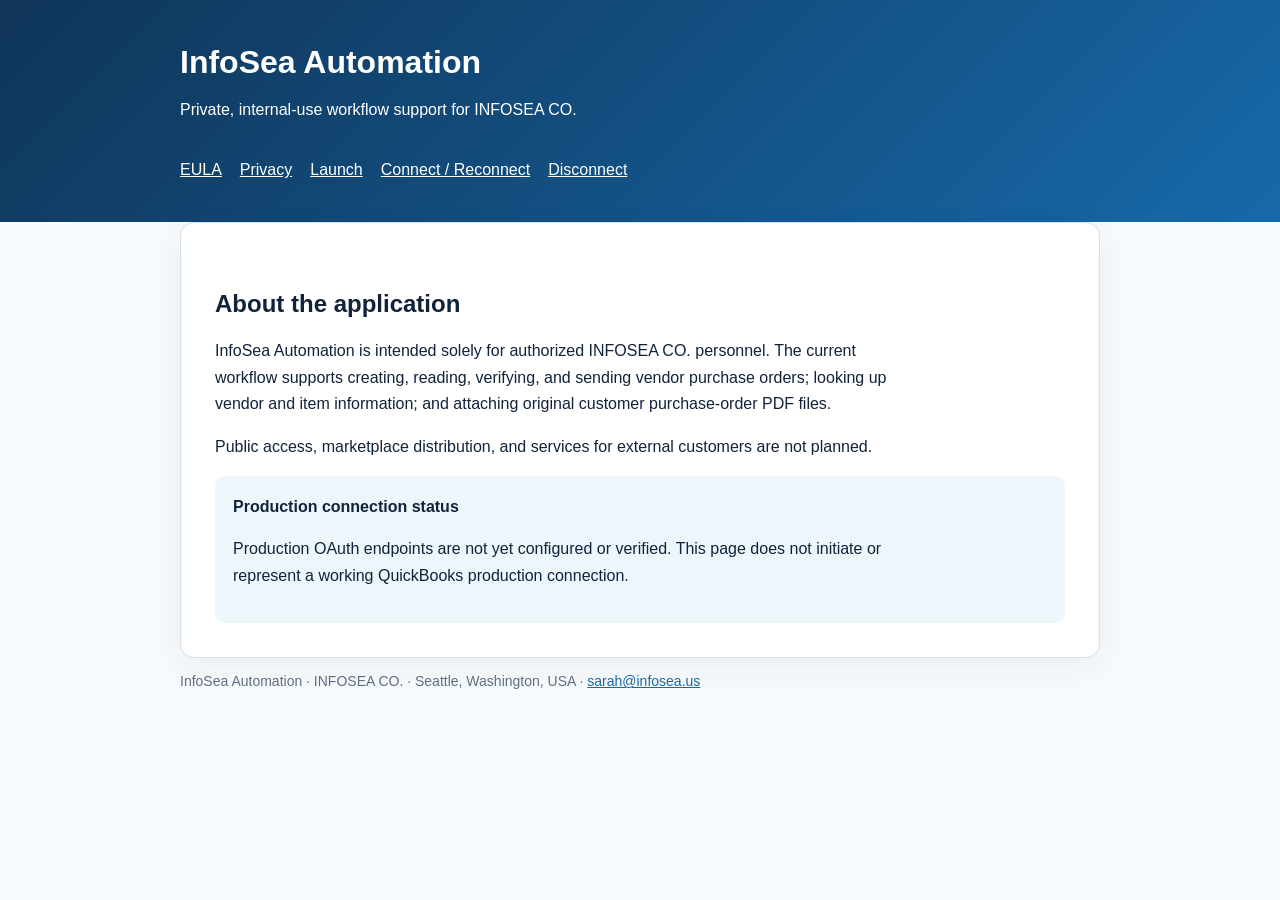
<file: index.html>
<!doctype html><html lang="en"><head><meta charset="utf-8"><meta name="viewport" content="width=device-width,initial-scale=1"><title>InfoSea Automation</title><link rel="stylesheet" href="styles.css"></head>
<body><header><div class="wrap"><h1>InfoSea Automation</h1><p>Private, internal-use workflow support for INFOSEA CO.</p><nav><a href="eula.html">EULA</a><a href="privacy.html">Privacy</a><a href="launch.html">Launch</a><a href="connect.html">Connect / Reconnect</a><a href="disconnect.html">Disconnect</a></nav></div></header>
<main class="wrap"><h2>About the application</h2><p>InfoSea Automation is intended solely for authorized INFOSEA CO. personnel. The current workflow supports creating, reading, verifying, and sending vendor purchase orders; looking up vendor and item information; and attaching original customer purchase-order PDF files.</p><p>Public access, marketplace distribution, and services for external customers are not planned.</p><div class="status"><strong>Production connection status</strong><p>Production OAuth endpoints are not yet configured or verified. This page does not initiate or represent a working QuickBooks production connection.</p></div></main>
<footer class="wrap">InfoSea Automation · INFOSEA CO. · Seattle, Washington, USA · <a href="mailto:sarah@infosea.us">sarah@infosea.us</a></footer></body></html>
</file>
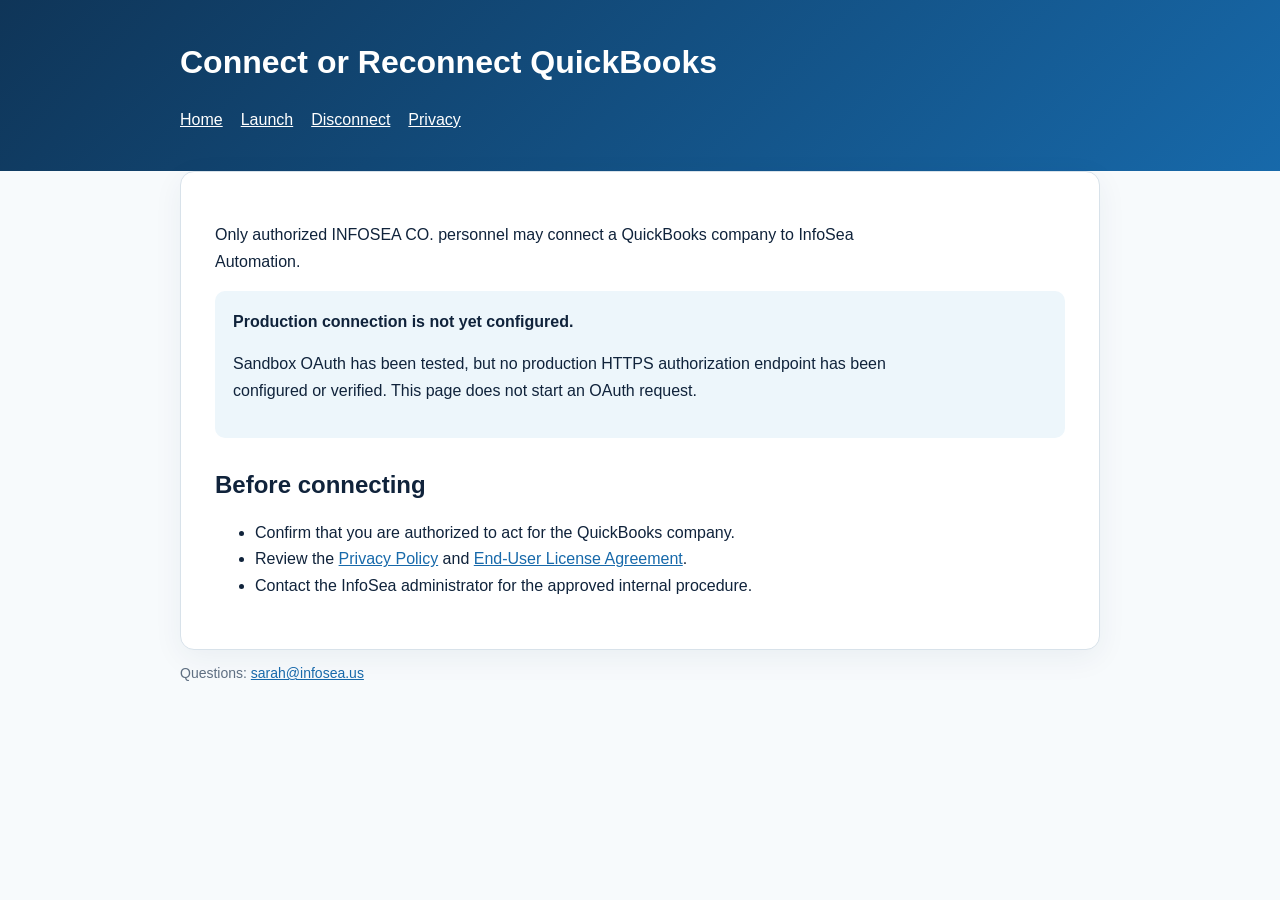
<file: connect.html>
<!doctype html><html lang="en"><head><meta charset="utf-8"><meta name="viewport" content="width=device-width,initial-scale=1"><title>Connect or Reconnect — InfoSea Automation</title><link rel="stylesheet" href="styles.css"></head>
<body><header><div class="wrap"><h1>Connect or Reconnect QuickBooks</h1><nav><a href="index.html">Home</a><a href="launch.html">Launch</a><a href="disconnect.html">Disconnect</a><a href="privacy.html">Privacy</a></nav></div></header><main class="wrap"><p>Only authorized INFOSEA CO. personnel may connect a QuickBooks company to InfoSea Automation.</p><div class="status"><strong>Production connection is not yet configured.</strong><p>Sandbox OAuth has been tested, but no production HTTPS authorization endpoint has been configured or verified. This page does not start an OAuth request.</p></div><h2>Before connecting</h2><ul><li>Confirm that you are authorized to act for the QuickBooks company.</li><li>Review the <a href="privacy.html">Privacy Policy</a> and <a href="eula.html">End-User License Agreement</a>.</li><li>Contact the InfoSea administrator for the approved internal procedure.</li></ul></main><footer class="wrap">Questions: <a href="mailto:sarah@infosea.us">sarah@infosea.us</a></footer></body></html>
</file>
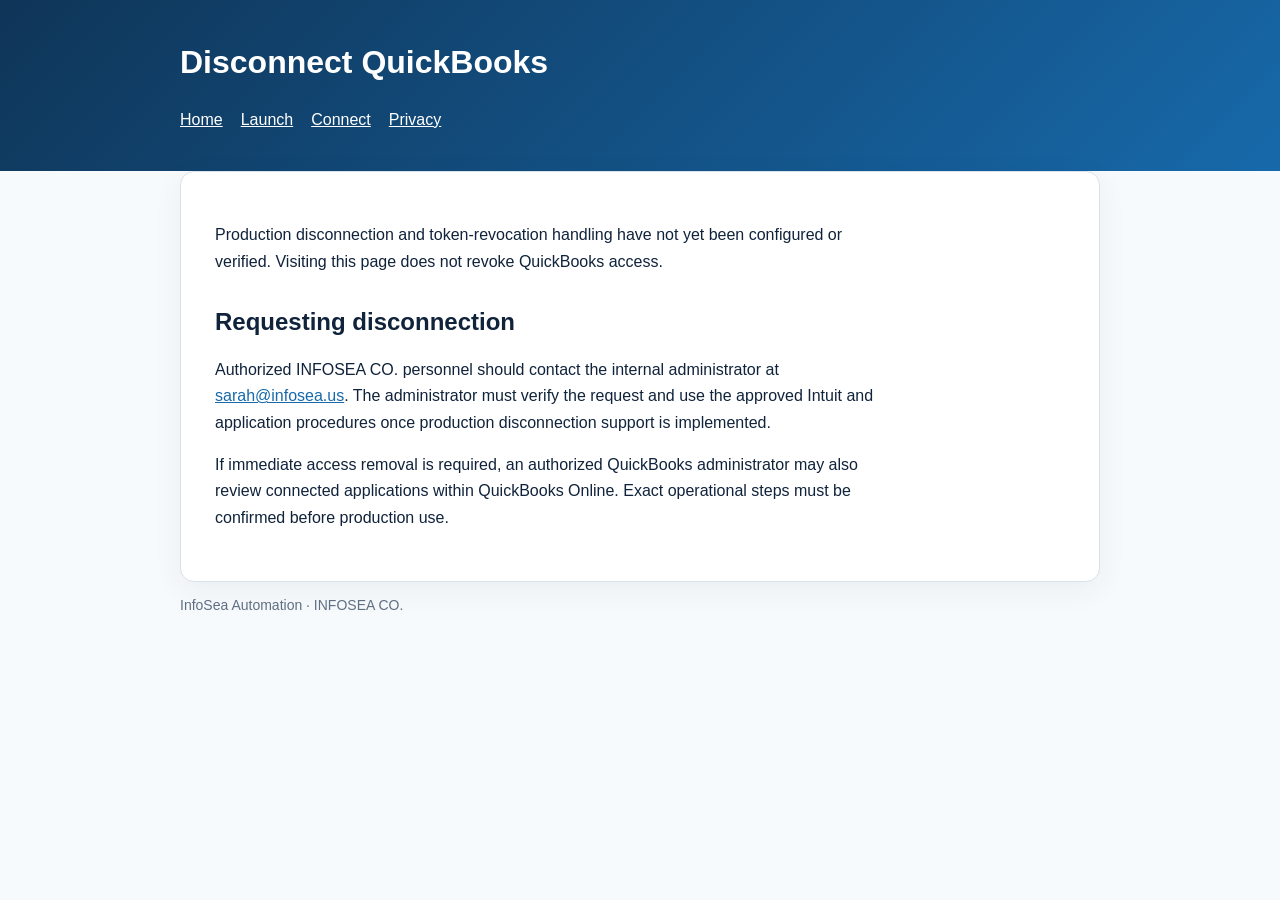
<file: disconnect.html>
<!doctype html><html lang="en"><head><meta charset="utf-8"><meta name="viewport" content="width=device-width,initial-scale=1"><title>Disconnect — InfoSea Automation</title><link rel="stylesheet" href="styles.css"></head>
<body><header><div class="wrap"><h1>Disconnect QuickBooks</h1><nav><a href="index.html">Home</a><a href="launch.html">Launch</a><a href="connect.html">Connect</a><a href="privacy.html">Privacy</a></nav></div></header><main class="wrap"><p>Production disconnection and token-revocation handling have not yet been configured or verified. Visiting this page does not revoke QuickBooks access.</p><h2>Requesting disconnection</h2><p>Authorized INFOSEA CO. personnel should contact the internal administrator at <a href="mailto:sarah@infosea.us">sarah@infosea.us</a>. The administrator must verify the request and use the approved Intuit and application procedures once production disconnection support is implemented.</p><p>If immediate access removal is required, an authorized QuickBooks administrator may also review connected applications within QuickBooks Online. Exact operational steps must be confirmed before production use.</p></main><footer class="wrap">InfoSea Automation · INFOSEA CO.</footer></body></html>
</file>
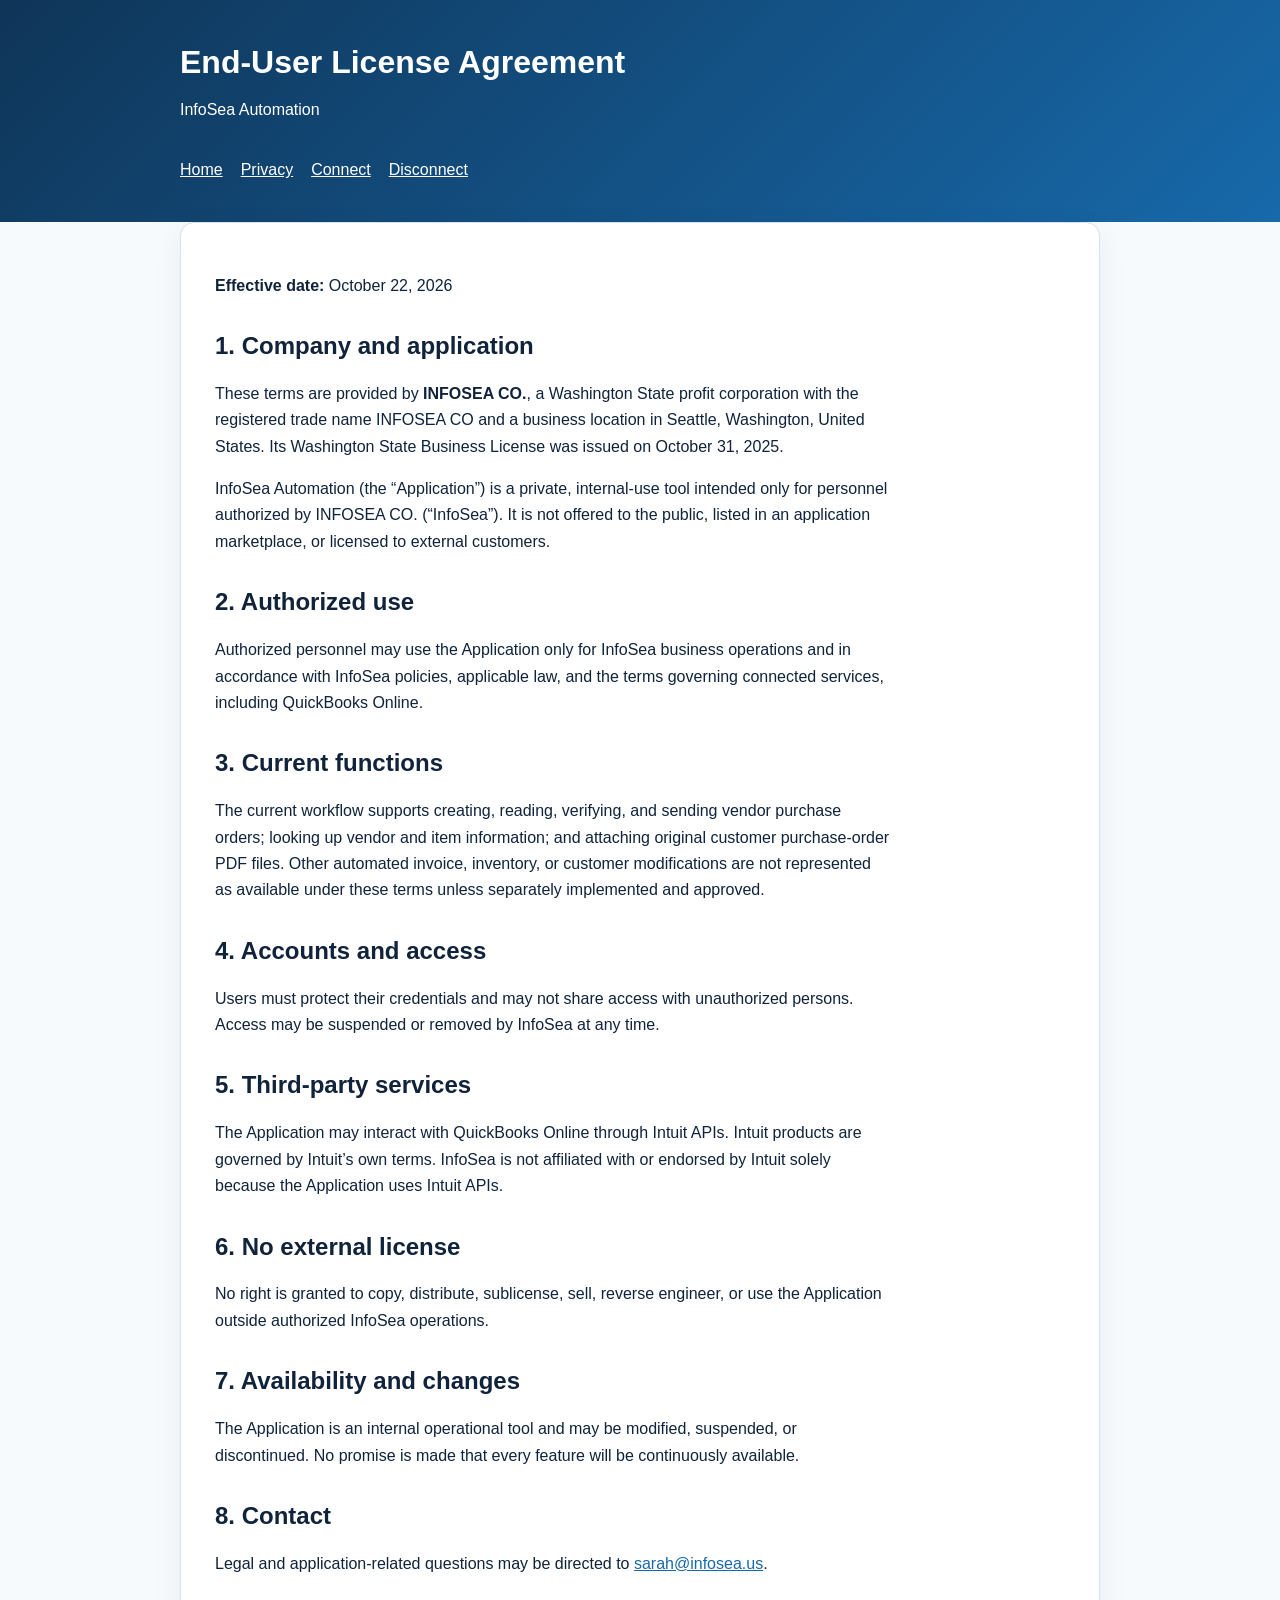
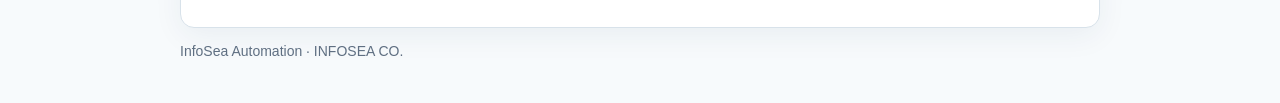
<file: eula.html>
<!doctype html><html lang="en"><head><meta charset="utf-8"><meta name="viewport" content="width=device-width,initial-scale=1"><title>End-User License Agreement — InfoSea Automation</title><link rel="stylesheet" href="styles.css"></head>
<body><header><div class="wrap"><h1>End-User License Agreement</h1><p>InfoSea Automation</p><nav><a href="index.html">Home</a><a href="privacy.html">Privacy</a><a href="connect.html">Connect</a><a href="disconnect.html">Disconnect</a></nav></div></header>
<main class="wrap"><p><strong>Effective date:</strong> October 22, 2026</p><h2>1. Company and application</h2><p>These terms are provided by <strong>INFOSEA CO.</strong>, a Washington State profit corporation with the registered trade name INFOSEA CO and a business location in Seattle, Washington, United States. Its Washington State Business License was issued on October 31, 2025.</p><p>InfoSea Automation (the “Application”) is a private, internal-use tool intended only for personnel authorized by INFOSEA CO. (“InfoSea”). It is not offered to the public, listed in an application marketplace, or licensed to external customers.</p><h2>2. Authorized use</h2><p>Authorized personnel may use the Application only for InfoSea business operations and in accordance with InfoSea policies, applicable law, and the terms governing connected services, including QuickBooks Online.</p><h2>3. Current functions</h2><p>The current workflow supports creating, reading, verifying, and sending vendor purchase orders; looking up vendor and item information; and attaching original customer purchase-order PDF files. Other automated invoice, inventory, or customer modifications are not represented as available under these terms unless separately implemented and approved.</p><h2>4. Accounts and access</h2><p>Users must protect their credentials and may not share access with unauthorized persons. Access may be suspended or removed by InfoSea at any time.</p><h2>5. Third-party services</h2><p>The Application may interact with QuickBooks Online through Intuit APIs. Intuit products are governed by Intuit’s own terms. InfoSea is not affiliated with or endorsed by Intuit solely because the Application uses Intuit APIs.</p><h2>6. No external license</h2><p>No right is granted to copy, distribute, sublicense, sell, reverse engineer, or use the Application outside authorized InfoSea operations.</p><h2>7. Availability and changes</h2><p>The Application is an internal operational tool and may be modified, suspended, or discontinued. No promise is made that every feature will be continuously available.</p><h2>8. Contact</h2><p>Legal and application-related questions may be directed to <a href="mailto:sarah@infosea.us">sarah@infosea.us</a>.</p></main><footer class="wrap">InfoSea Automation · INFOSEA CO.</footer></body></html>
</file>
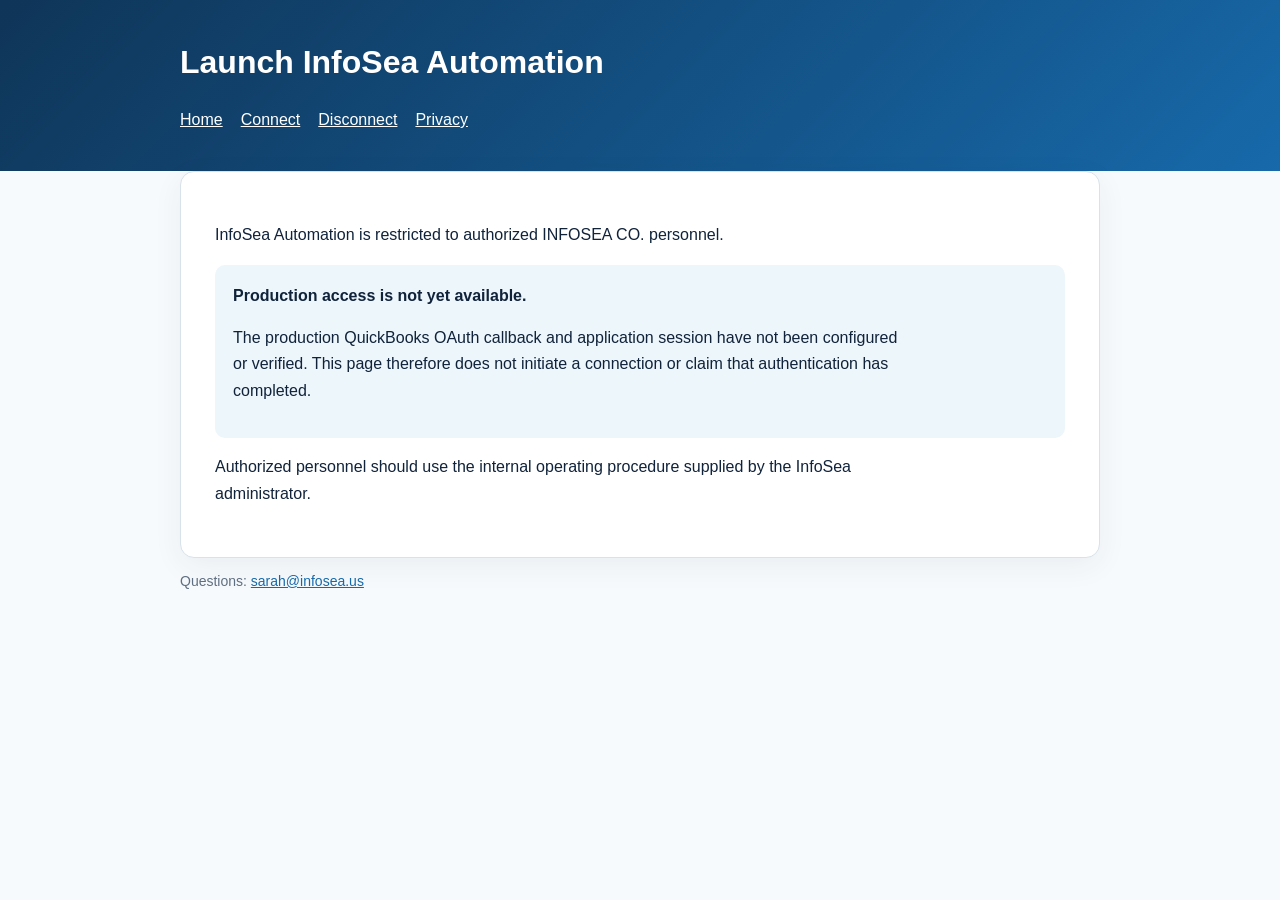
<file: launch.html>
<!doctype html><html lang="en"><head><meta charset="utf-8"><meta name="viewport" content="width=device-width,initial-scale=1"><title>Launch — InfoSea Automation</title><link rel="stylesheet" href="styles.css"></head>
<body><header><div class="wrap"><h1>Launch InfoSea Automation</h1><nav><a href="index.html">Home</a><a href="connect.html">Connect</a><a href="disconnect.html">Disconnect</a><a href="privacy.html">Privacy</a></nav></div></header><main class="wrap"><p>InfoSea Automation is restricted to authorized INFOSEA CO. personnel.</p><div class="status"><strong>Production access is not yet available.</strong><p>The production QuickBooks OAuth callback and application session have not been configured or verified. This page therefore does not initiate a connection or claim that authentication has completed.</p></div><p>Authorized personnel should use the internal operating procedure supplied by the InfoSea administrator.</p></main><footer class="wrap">Questions: <a href="mailto:sarah@infosea.us">sarah@infosea.us</a></footer></body></html>
</file>
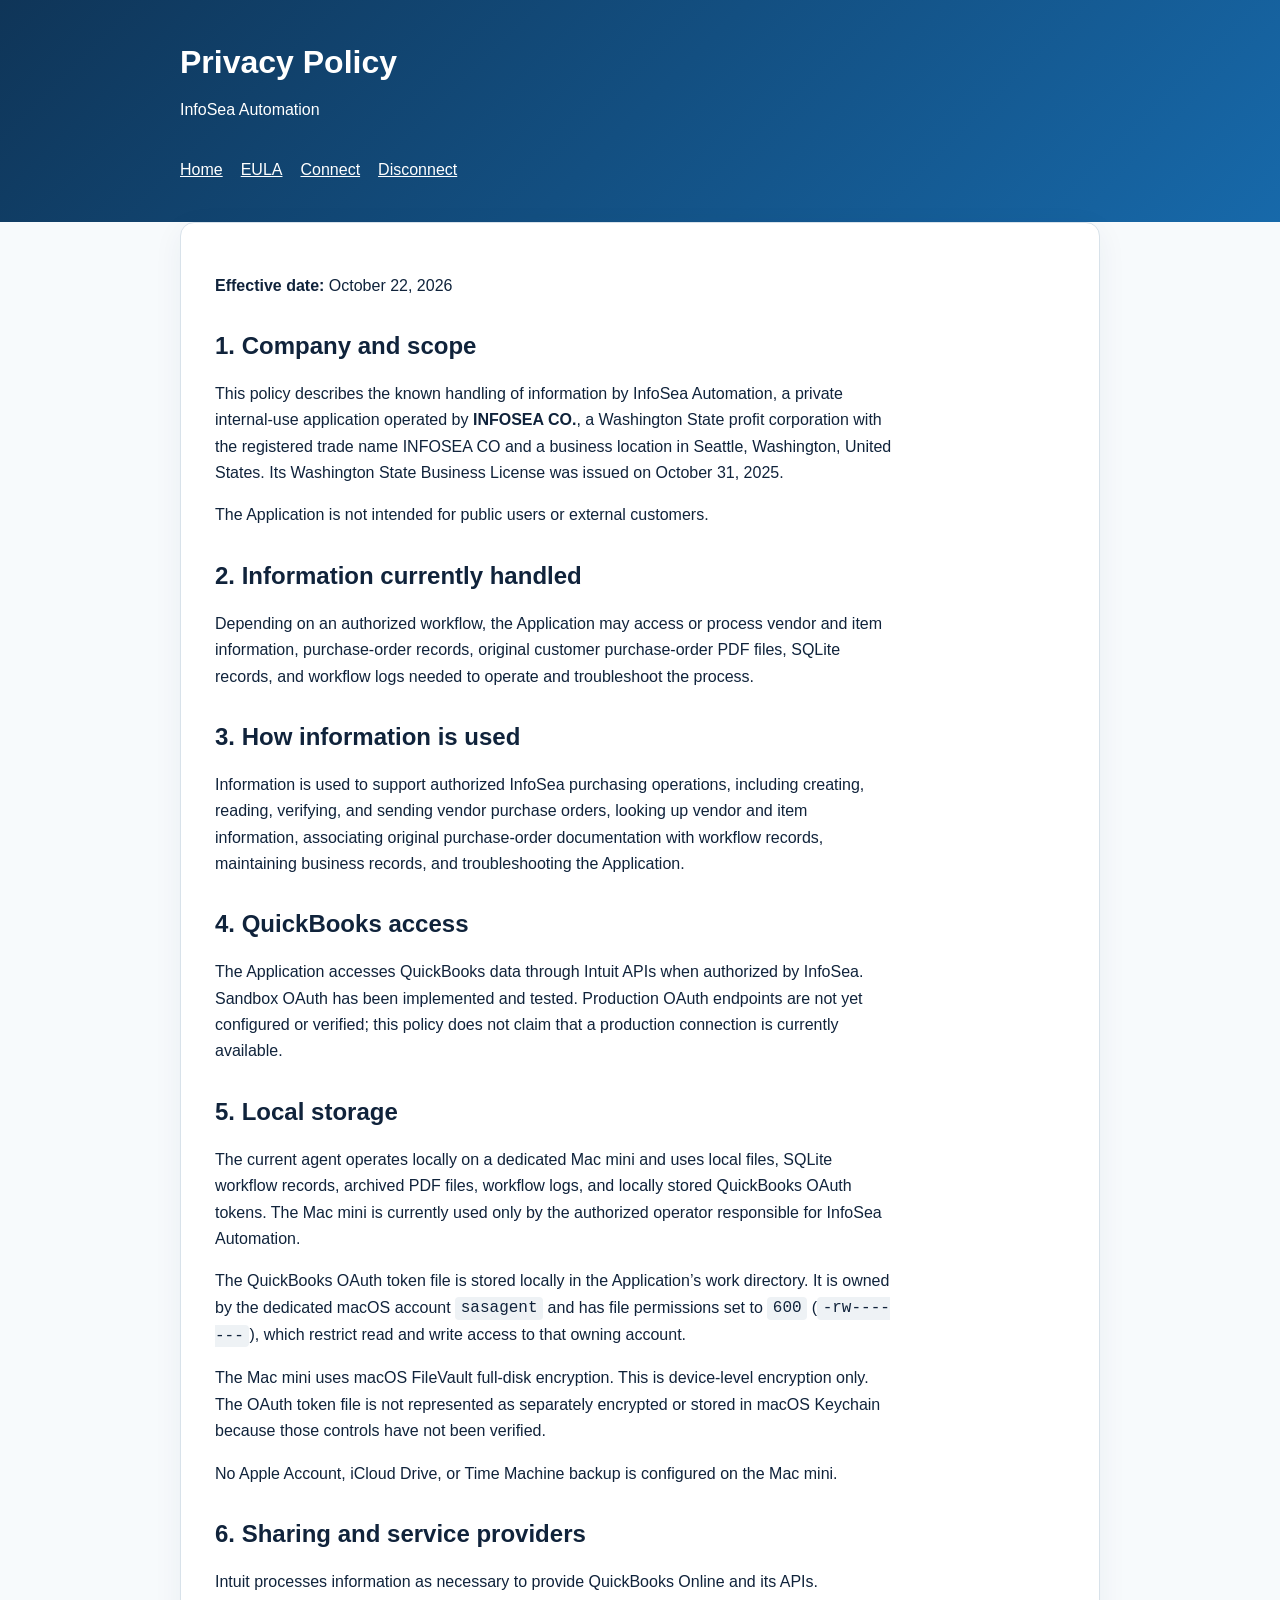
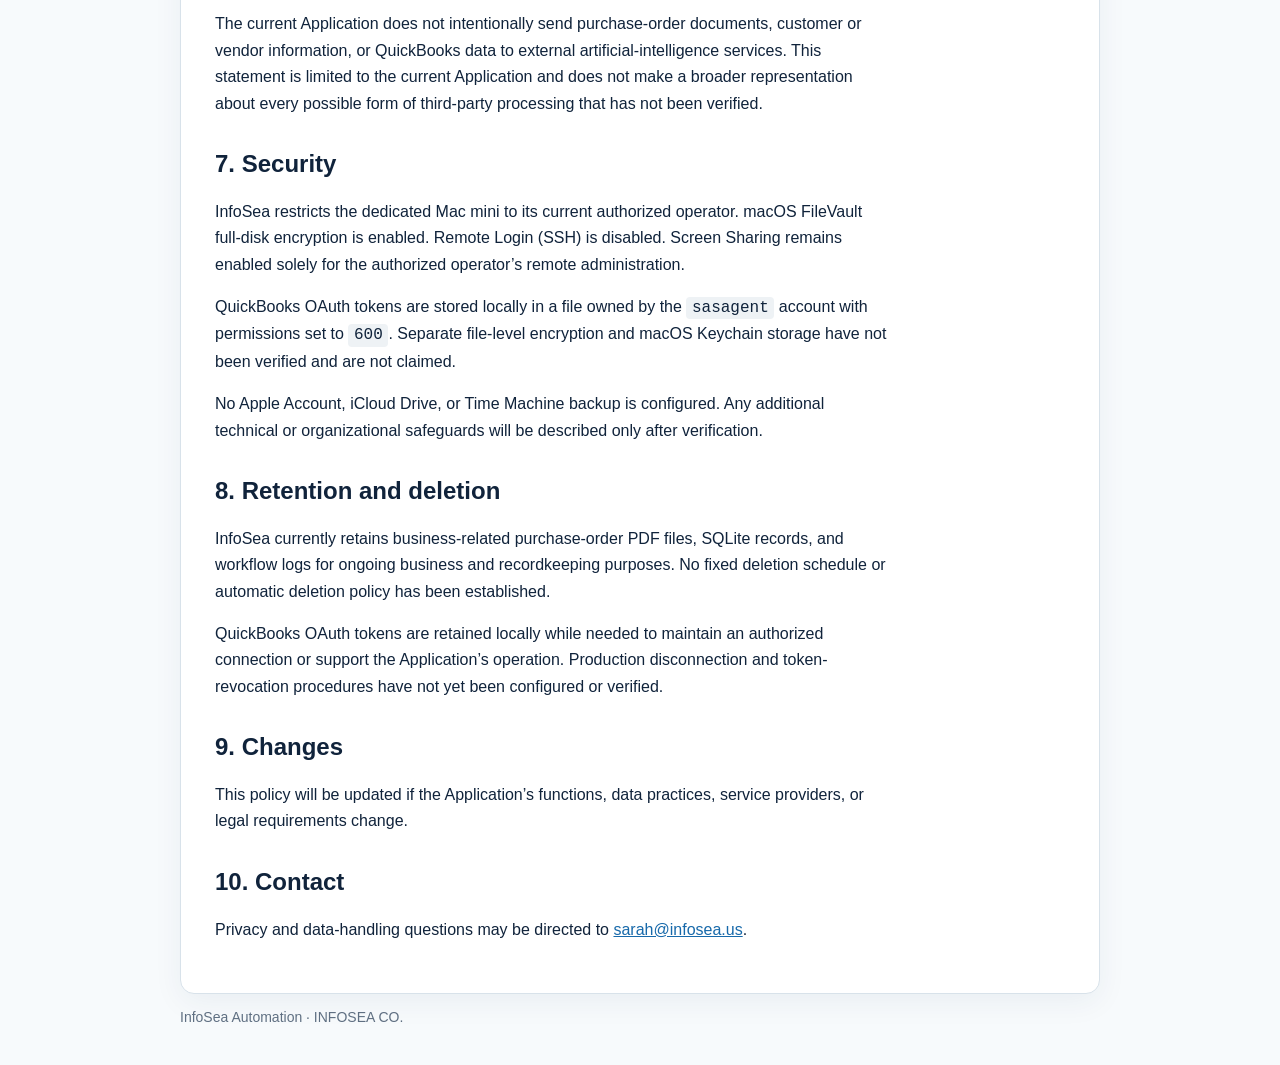
<file: privacy.html>
<!doctype html><html lang="en"><head><meta charset="utf-8"><meta name="viewport" content="width=device-width,initial-scale=1"><title>Privacy Policy — InfoSea Automation</title><link rel="stylesheet" href="styles.css"></head>
<body><header><div class="wrap"><h1>Privacy Policy</h1><p>InfoSea Automation</p><nav><a href="index.html">Home</a><a href="eula.html">EULA</a><a href="connect.html">Connect</a><a href="disconnect.html">Disconnect</a></nav></div></header>
<main class="wrap"><p><strong>Effective date:</strong> October 22, 2026</p><h2>1. Company and scope</h2><p>This policy describes the known handling of information by InfoSea Automation, a private internal-use application operated by <strong>INFOSEA CO.</strong>, a Washington State profit corporation with the registered trade name INFOSEA CO and a business location in Seattle, Washington, United States. Its Washington State Business License was issued on October 31, 2025.</p><p>The Application is not intended for public users or external customers.</p><h2>2. Information currently handled</h2><p>Depending on an authorized workflow, the Application may access or process vendor and item information, purchase-order records, original customer purchase-order PDF files, SQLite records, and workflow logs needed to operate and troubleshoot the process.</p><h2>3. How information is used</h2><p>Information is used to support authorized InfoSea purchasing operations, including creating, reading, verifying, and sending vendor purchase orders, looking up vendor and item information, associating original purchase-order documentation with workflow records, maintaining business records, and troubleshooting the Application.</p><h2>4. QuickBooks access</h2><p>The Application accesses QuickBooks data through Intuit APIs when authorized by InfoSea. Sandbox OAuth has been implemented and tested. Production OAuth endpoints are not yet configured or verified; this policy does not claim that a production connection is currently available.</p><h2>5. Local storage</h2><p>The current agent operates locally on a dedicated Mac mini and uses local files, SQLite workflow records, archived PDF files, workflow logs, and locally stored QuickBooks OAuth tokens. The Mac mini is currently used only by the authorized operator responsible for InfoSea Automation.</p><p>The QuickBooks OAuth token file is stored locally in the Application’s work directory. It is owned by the dedicated macOS account <code>sasagent</code> and has file permissions set to <code>600</code> (<code>-rw-------</code>), which restrict read and write access to that owning account.</p><p>The Mac mini uses macOS FileVault full-disk encryption. This is device-level encryption only. The OAuth token file is not represented as separately encrypted or stored in macOS Keychain because those controls have not been verified.</p><p>No Apple Account, iCloud Drive, or Time Machine backup is configured on the Mac mini.</p><h2>6. Sharing and service providers</h2><p>Intuit processes information as necessary to provide QuickBooks Online and its APIs.</p><p>The current Application does not intentionally send purchase-order documents, customer or vendor information, or QuickBooks data to external artificial-intelligence services. This statement is limited to the current Application and does not make a broader representation about every possible form of third-party processing that has not been verified.</p><h2>7. Security</h2><p>InfoSea restricts the dedicated Mac mini to its current authorized operator. macOS FileVault full-disk encryption is enabled. Remote Login (SSH) is disabled. Screen Sharing remains enabled solely for the authorized operator’s remote administration.</p><p>QuickBooks OAuth tokens are stored locally in a file owned by the <code>sasagent</code> account with permissions set to <code>600</code>. Separate file-level encryption and macOS Keychain storage have not been verified and are not claimed.</p><p>No Apple Account, iCloud Drive, or Time Machine backup is configured. Any additional technical or organizational safeguards will be described only after verification.</p><h2>8. Retention and deletion</h2><p>InfoSea currently retains business-related purchase-order PDF files, SQLite records, and workflow logs for ongoing business and recordkeeping purposes. No fixed deletion schedule or automatic deletion policy has been established.</p><p>QuickBooks OAuth tokens are retained locally while needed to maintain an authorized connection or support the Application’s operation. Production disconnection and token-revocation procedures have not yet been configured or verified.</p><h2>9. Changes</h2><p>This policy will be updated if the Application’s functions, data practices, service providers, or legal requirements change.</p><h2>10. Contact</h2><p>Privacy and data-handling questions may be directed to <a href="mailto:sarah@infosea.us">sarah@infosea.us</a>.</p></main><footer class="wrap">InfoSea Automation · INFOSEA CO.</footer></body></html>
</file>
<file: styles.css>
:root { color-scheme: light; --ink:#10233b; --muted:#5f6f82; --blue:#1769aa; --pale:#edf6fb; --line:#d8e2ea; }
* { box-sizing:border-box; }
body { margin:0; font:16px/1.65 -apple-system,BlinkMacSystemFont,"Segoe UI",sans-serif; color:var(--ink); background:#f7fafc; }
header { background:linear-gradient(135deg,#0f3558,#1769aa); color:white; }
.wrap { width:min(920px,calc(100% - 36px)); margin:auto; }
header .wrap { padding:44px 0 38px; }
h1 { margin:0 0 8px; line-height:1.15; }
h2 { margin-top:2rem; line-height:1.25; }
p,li { max-width:76ch; }
nav { display:flex; flex-wrap:wrap; gap:10px 18px; padding-top:18px; }
nav a { color:white; }
main { background:white; margin:28px auto; padding:34px; border:1px solid var(--line); border-radius:14px; box-shadow:0 8px 30px rgba(15,53,88,.06); }
.notice { padding:14px 16px; background:#fff7dc; border-left:4px solid #d59600; border-radius:6px; }
.status { padding:18px; background:var(--pale); border-radius:10px; }
a { color:var(--blue); }
footer { padding:12px 0 40px; color:var(--muted); font-size:14px; }
code { background:#eef2f5; padding:.15em .35em; border-radius:4px; }
button { font:inherit; padding:10px 16px; border:0; border-radius:8px; background:var(--blue); color:white; }
</file>
